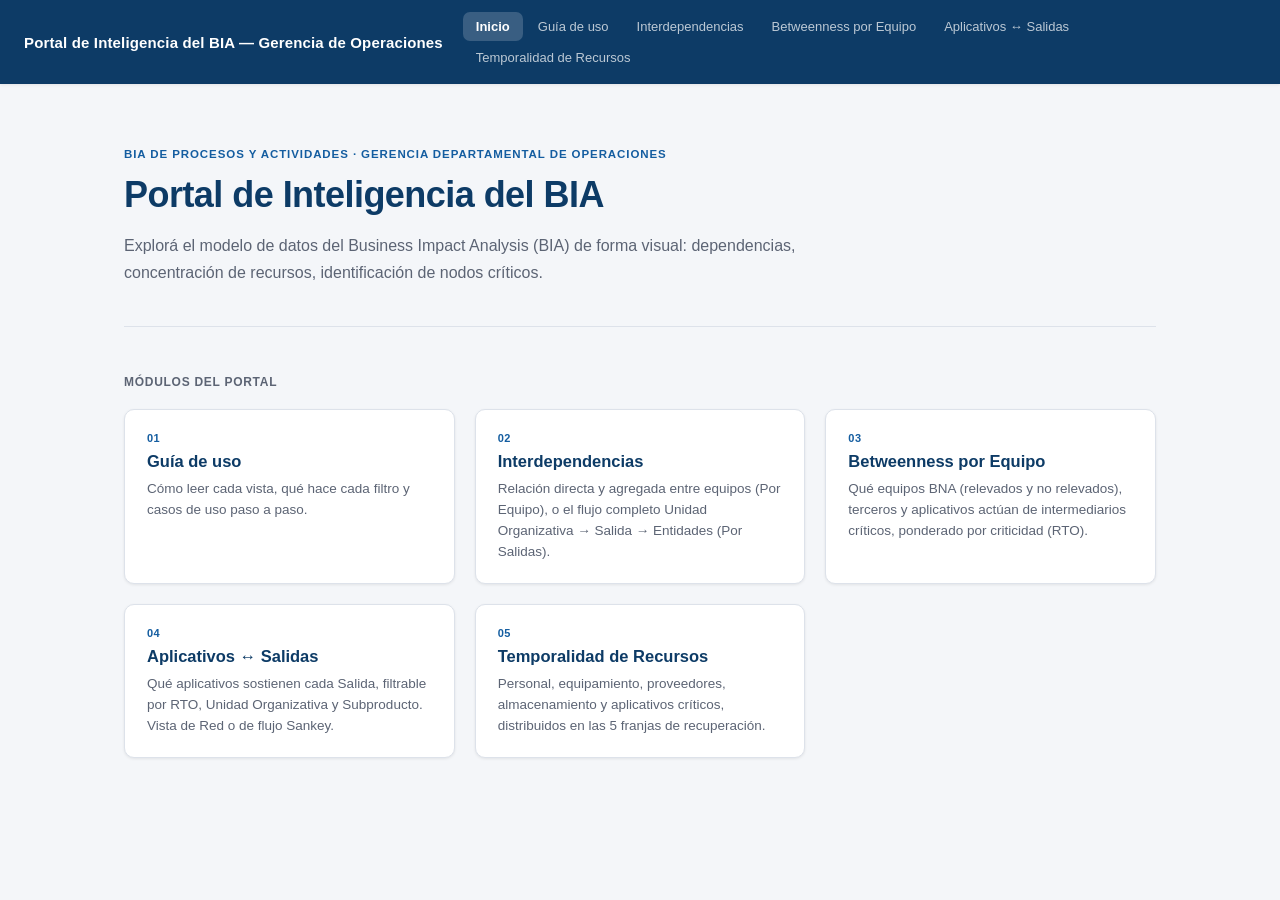
<file: index.html>
<!DOCTYPE html>
<html lang="es">
<head>
<meta charset="UTF-8">
<meta name="viewport" content="width=device-width, initial-scale=1.0">
<title>Portal de Inteligencia del BIA</title>
<link rel="stylesheet" href="css/base.css">
<link rel="stylesheet" href="css/layout.css">
<link rel="stylesheet" href="css/charts.css">
<style>
  /* ============================================================
     Landing page: hero + grilla de módulos. Paleta sobria (blancos,
     grises, azul institucional — ver css/base.css), jerarquía tipográfica
     explícita, espaciado generoso entre secciones, transiciones sutiles
     y grilla responsive (auto-fit, sin breakpoints fijos).
     ============================================================ */

  body { background: var(--color-bg); }

  .hero {
    max-width: 1080px; margin: 0 auto; padding: 64px 24px 40px;
  }
  .hero-eyebrow {
    font-size: 11.5px; font-weight: 700; text-transform: uppercase; letter-spacing: 0.08em;
    color: var(--color-primary-light); margin: 0 0 14px;
  }
  .hero h1 {
    font-size: clamp(26px, 4vw, 36px); font-weight: 700; letter-spacing: -0.015em;
    color: var(--color-primary); margin: 0 0 18px; line-height: 1.15;
  }
  .hero p.subtitle {
    font-size: 16px; font-weight: 400; line-height: 1.65; color: var(--color-text-muted);
    max-width: 680px; margin: 0;
  }

  .section-divider {
    max-width: 1080px; margin: 0 auto; padding: 0 24px;
  }
  .section-divider hr {
    border: none; border-top: 1px solid var(--color-border); margin: 0;
  }

  .modulos {
    max-width: 1080px; margin: 0 auto; padding: 48px 24px 88px;
  }
  .modulos-heading {
    font-size: 12px; font-weight: 700; text-transform: uppercase; letter-spacing: 0.06em;
    color: var(--color-text-muted); margin: 0 0 20px;
  }

  .tarjetas {
    display: grid;
    grid-template-columns: repeat(auto-fit, minmax(270px, 1fr));
    gap: 20px;
  }

  .tarjeta {
    background: var(--color-surface);
    border: 1px solid var(--color-border);
    border-radius: 10px;
    padding: 22px 22px 20px;
    text-decoration: none;
    color: var(--color-text);
    box-shadow: var(--shadow-sm);
    display: flex;
    flex-direction: column;
    gap: 8px;
    transition: box-shadow 0.18s ease, transform 0.18s ease, border-color 0.18s ease;
  }
  .tarjeta:hover {
    box-shadow: var(--shadow-md);
    transform: translateY(-3px);
    border-color: var(--color-primary-light);
  }
  .tarjeta .num {
    font-size: 11px; font-weight: 700; color: var(--color-primary-light);
    letter-spacing: 0.04em;
  }
  .tarjeta h2 {
    font-size: 16.5px; font-weight: 600; color: var(--color-primary); margin: 0;
  }
  .tarjeta p {
    font-size: 13.5px; line-height: 1.55; color: var(--color-text-muted); margin: 0;
  }

  @media (max-width: 560px) {
    .hero { padding: 40px 18px 28px; }
    .modulos { padding: 32px 18px 56px; }
  }
</style>
</head>
<body>

<header class="app-header">
  <h1>Portal de Inteligencia del BIA — Gerencia de Operaciones</h1>
  <nav>
    <a href="index.html" class="activo">Inicio</a>
    <a href="guia.html">Guía de uso</a>
    <a href="grafo-interdependencias.html">Interdependencias</a>
    <a href="betweenness.html">Betweenness por Equipo</a>
    <a href="grafo-aplicativos.html">Aplicativos ↔ Salidas</a>
    <a href="recursos-temporalidad.html">Temporalidad de Recursos</a>
  </nav>
</header>

<section class="hero">
  <p class="hero-eyebrow">BIA de Procesos y Actividades · Gerencia Departamental de Operaciones</p>
  <h1>Portal de Inteligencia del BIA</h1>
  <p class="subtitle">Explorá el modelo de datos del Business Impact Analysis (BIA) de forma visual: dependencias, concentración de recursos, identificación de nodos críticos.</p>
</section>

<div class="section-divider"><hr></div>

<section class="modulos">
  <p class="modulos-heading">Módulos del portal</p>
  <div class="tarjetas">
    <a class="tarjeta" href="guia.html">
      <span class="num">01</span>
      <h2>Guía de uso</h2>
      <p>Cómo leer cada vista, qué hace cada filtro y casos de uso paso a paso.</p>
    </a>

    <a class="tarjeta" href="grafo-interdependencias.html">
      <span class="num">02</span>
      <h2>Interdependencias</h2>
      <p>Relación directa y agregada entre equipos (Por Equipo), o el flujo completo Unidad Organizativa → Salida → Entidades (Por Salidas).</p>
    </a>

    <a class="tarjeta" href="betweenness.html">
      <span class="num">03</span>
      <h2>Betweenness por Equipo</h2>
      <p>Qué equipos BNA (relevados y no relevados), terceros y aplicativos actúan de intermediarios críticos, ponderado por criticidad (RTO).</p>
    </a>

    <a class="tarjeta" href="grafo-aplicativos.html">
      <span class="num">04</span>
      <h2>Aplicativos ↔ Salidas</h2>
      <p>Qué aplicativos sostienen cada Salida, filtrable por RTO, Unidad Organizativa y Subproducto. Vista de Red o de flujo Sankey.</p>
    </a>

    <a class="tarjeta" href="recursos-temporalidad.html">
      <span class="num">05</span>
      <h2>Temporalidad de Recursos</h2>
      <p>Personal, equipamiento, proveedores, almacenamiento y aplicativos críticos, distribuidos en las 5 franjas de recuperación.</p>
    </a>
  </div>
</section>

</body>
</html>
</file>
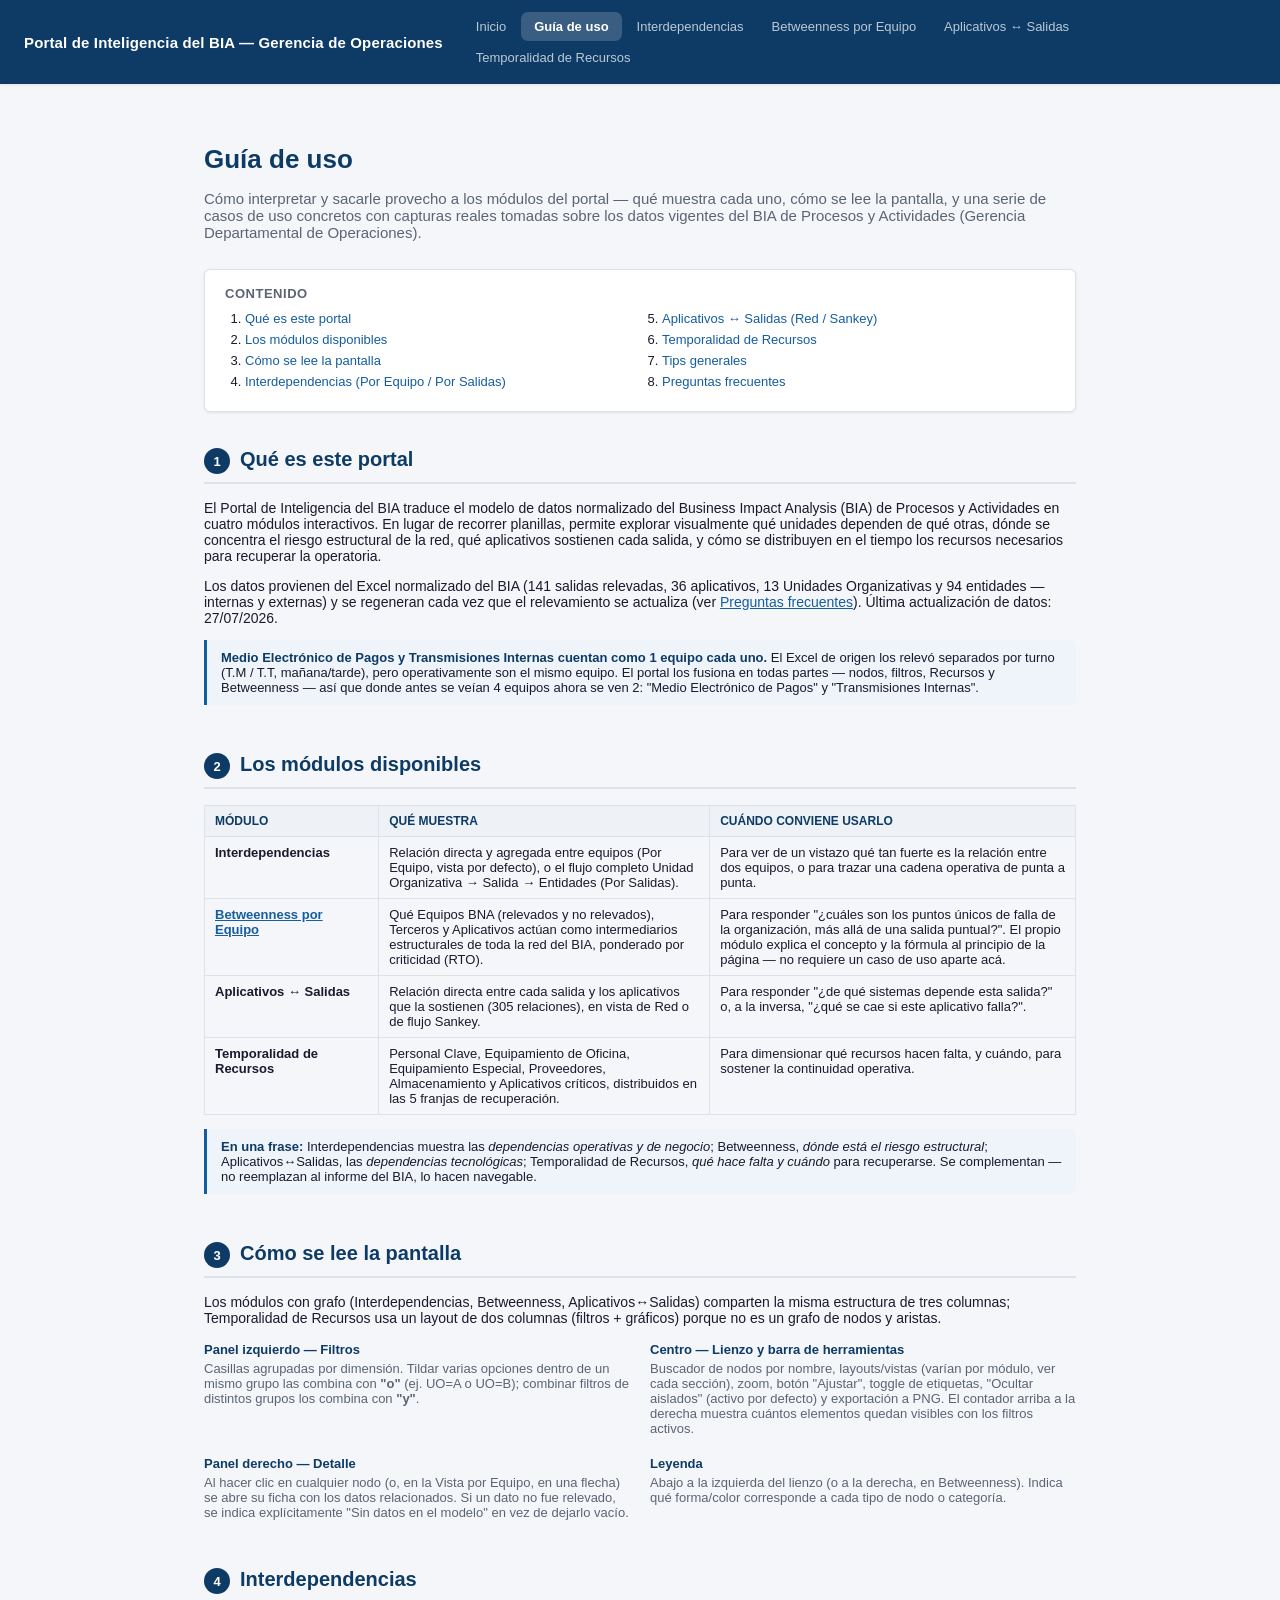
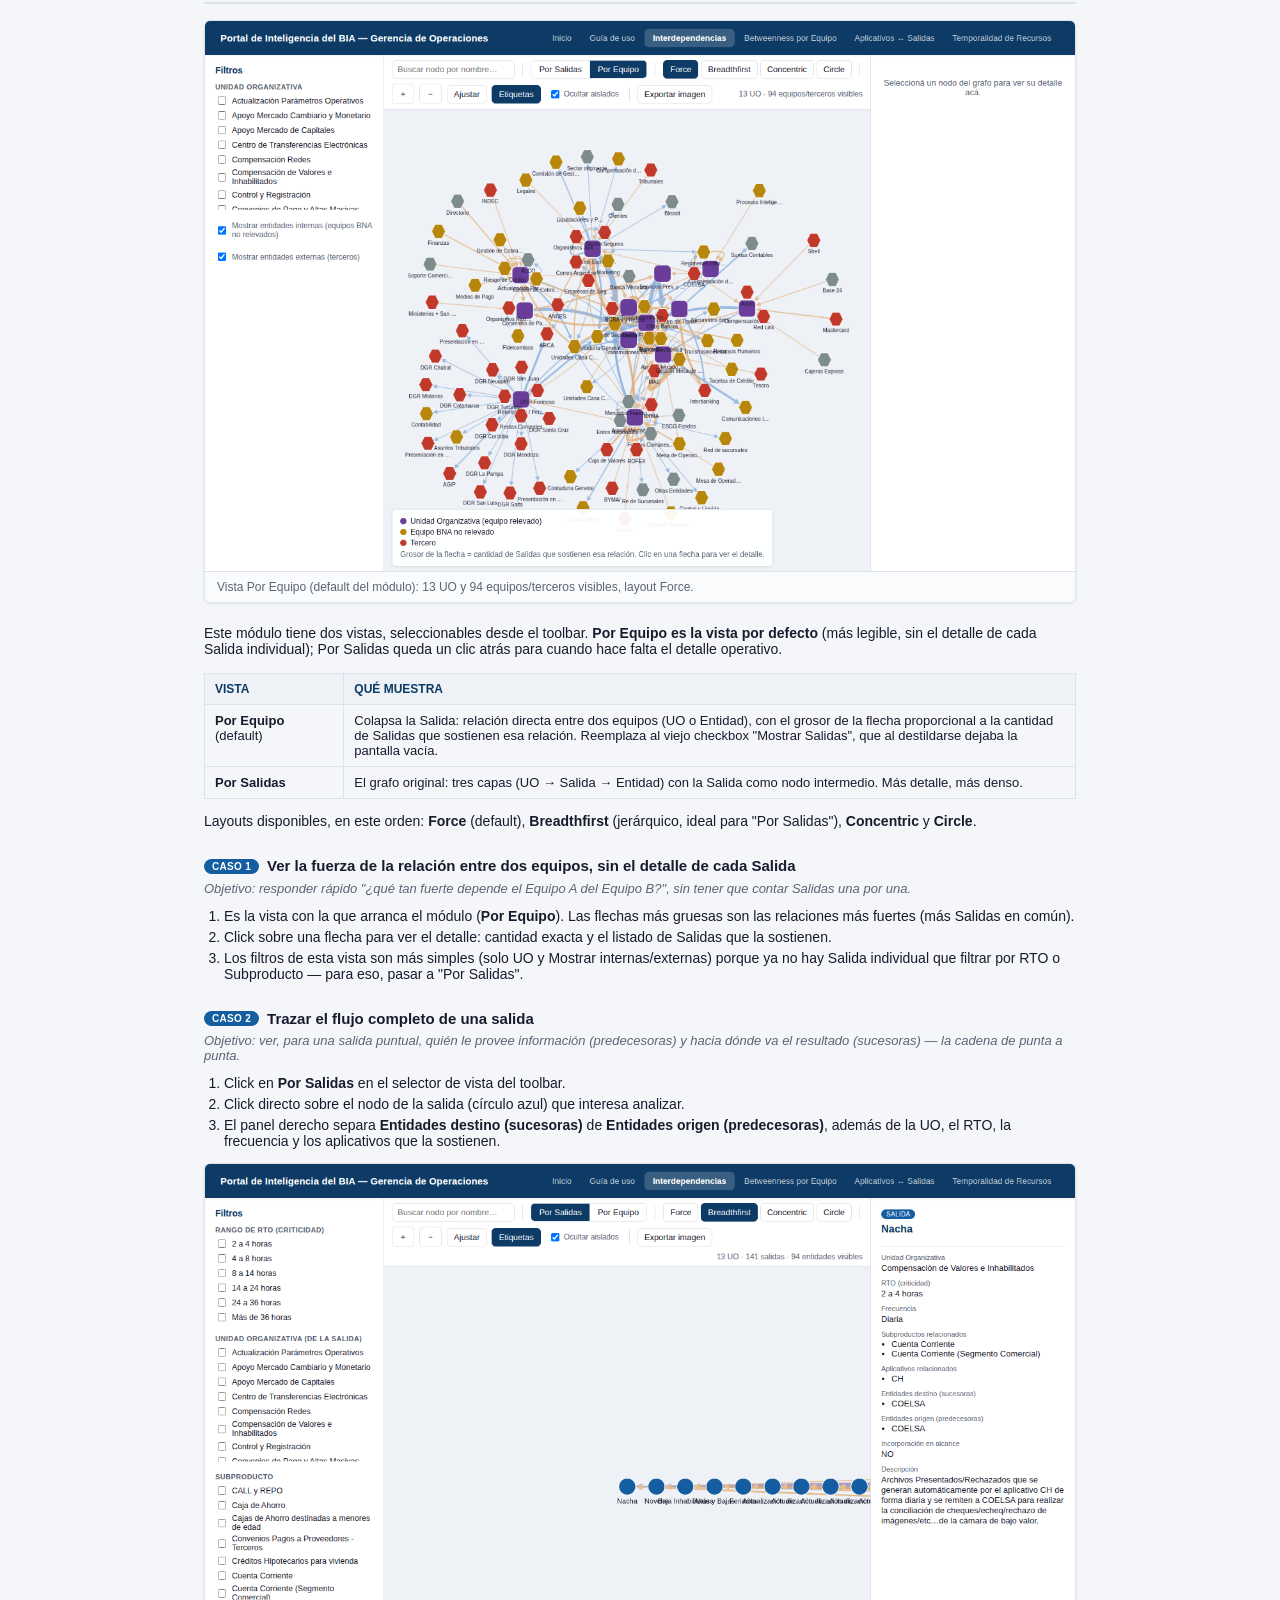
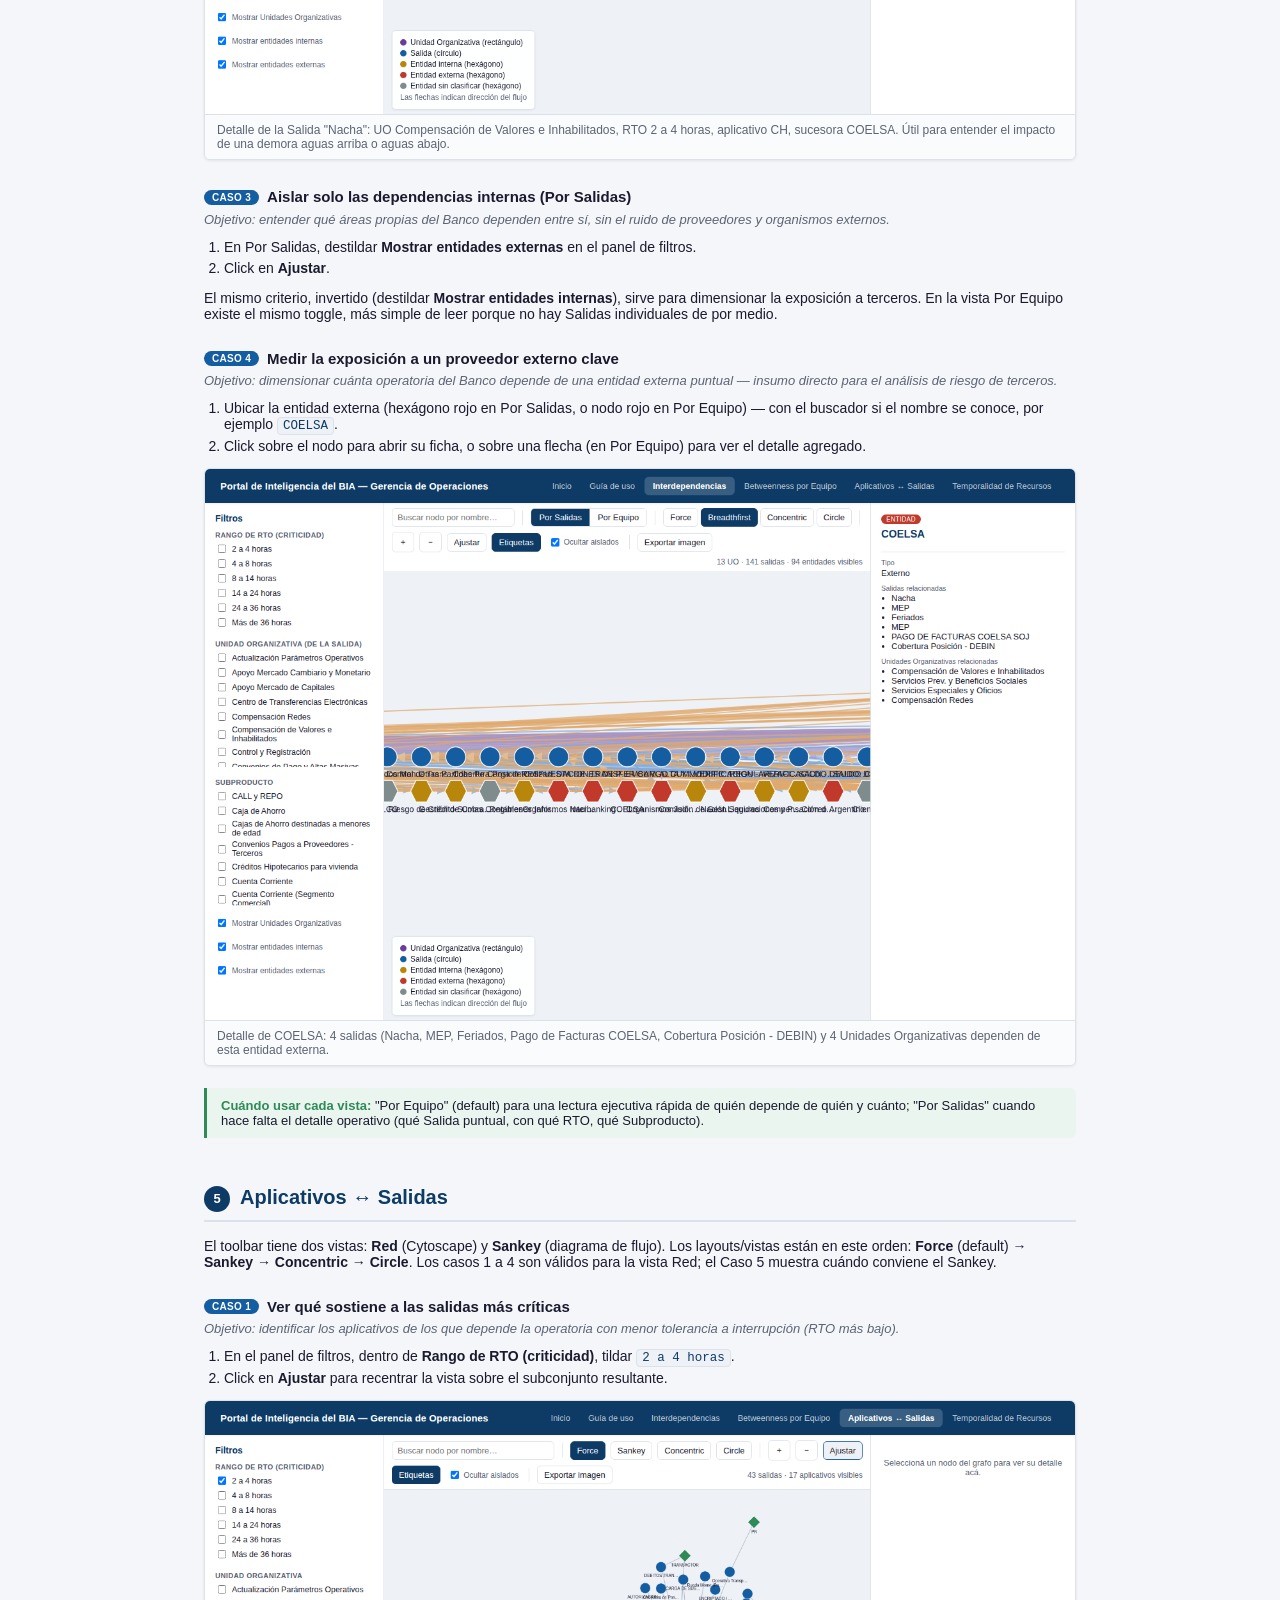
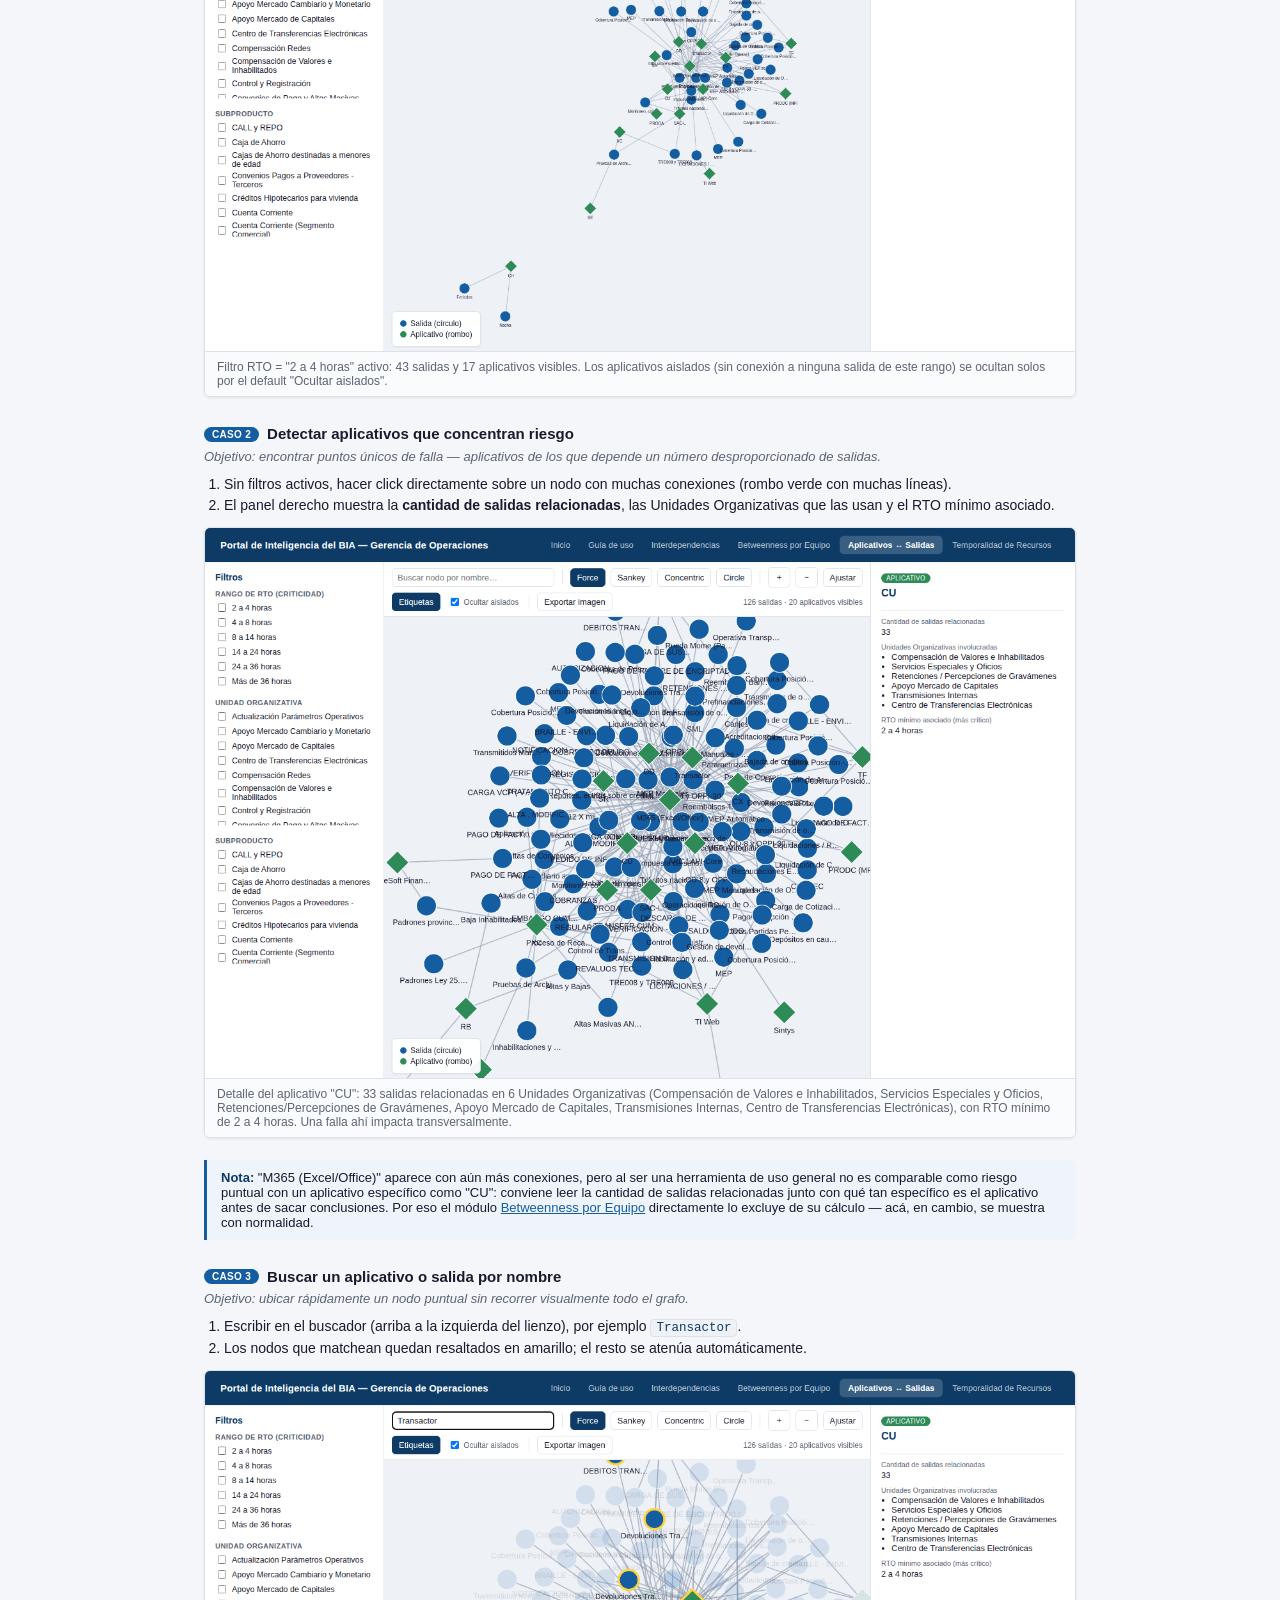
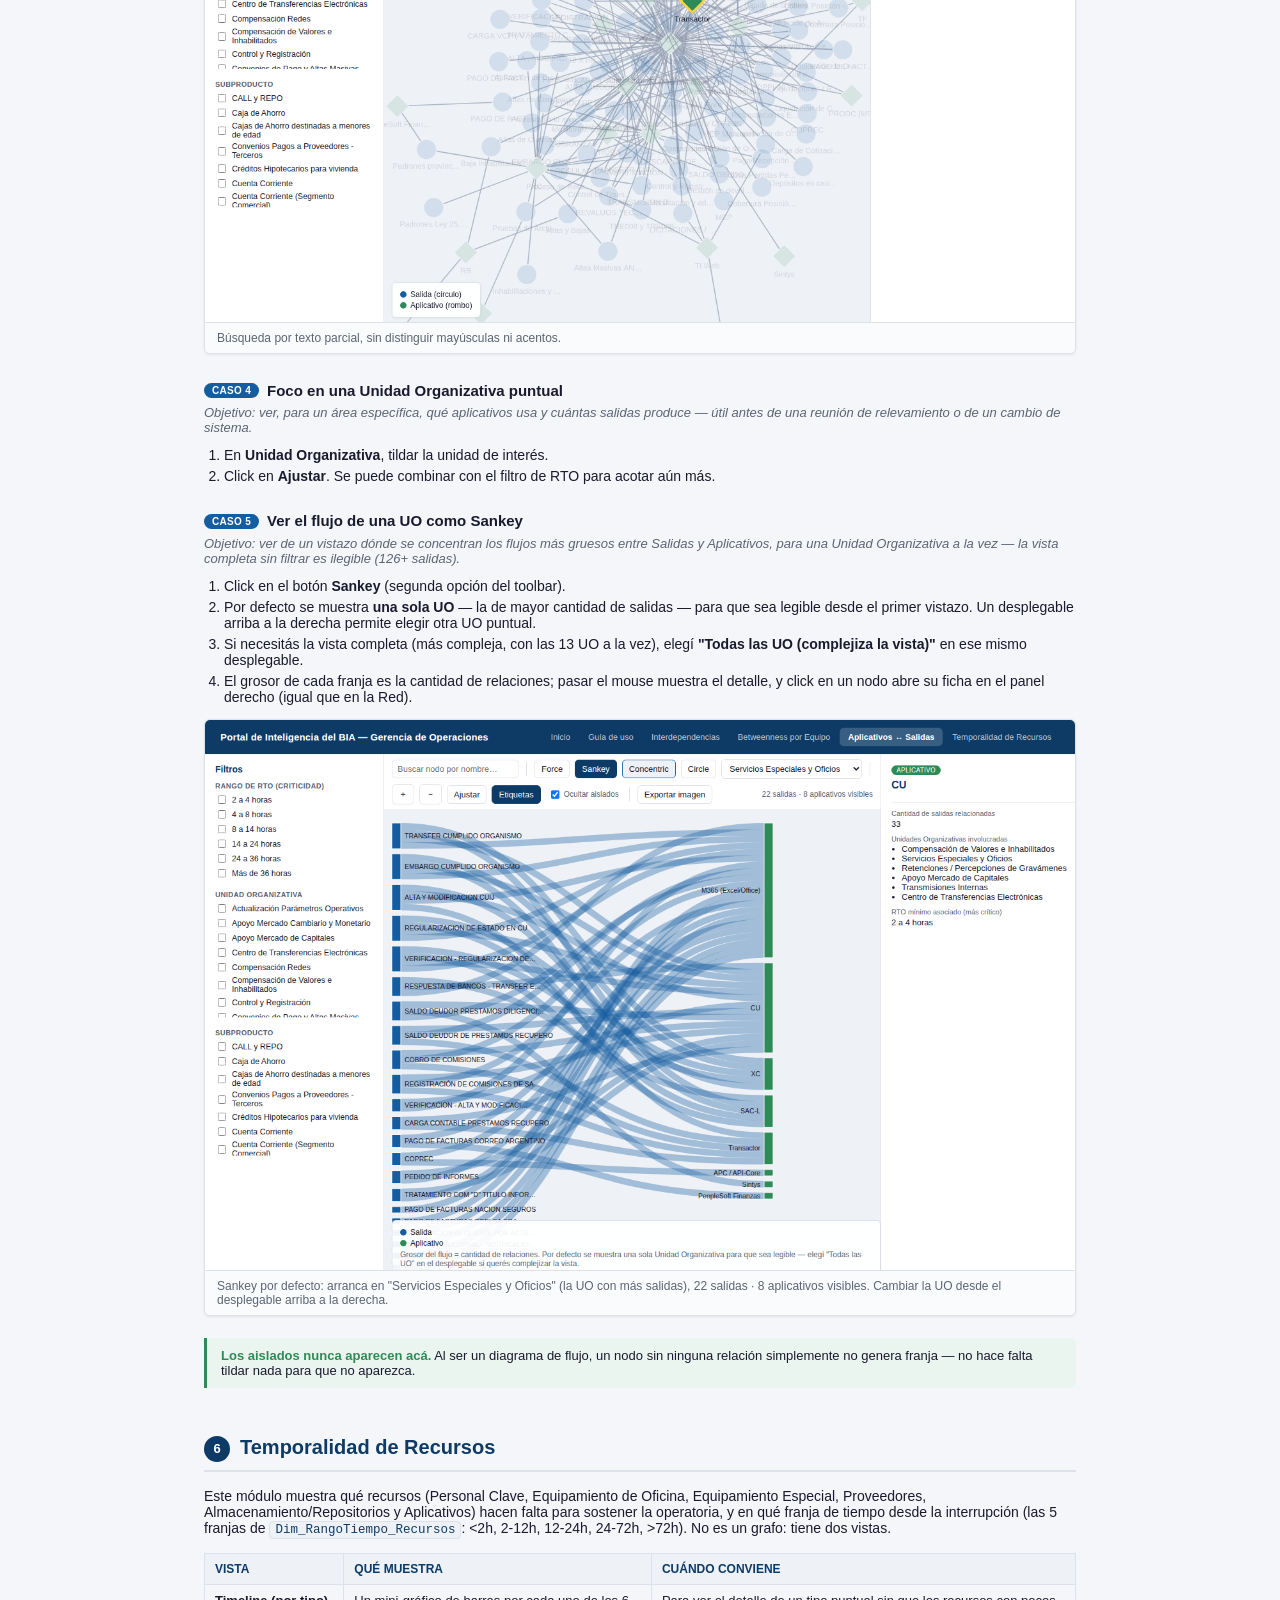
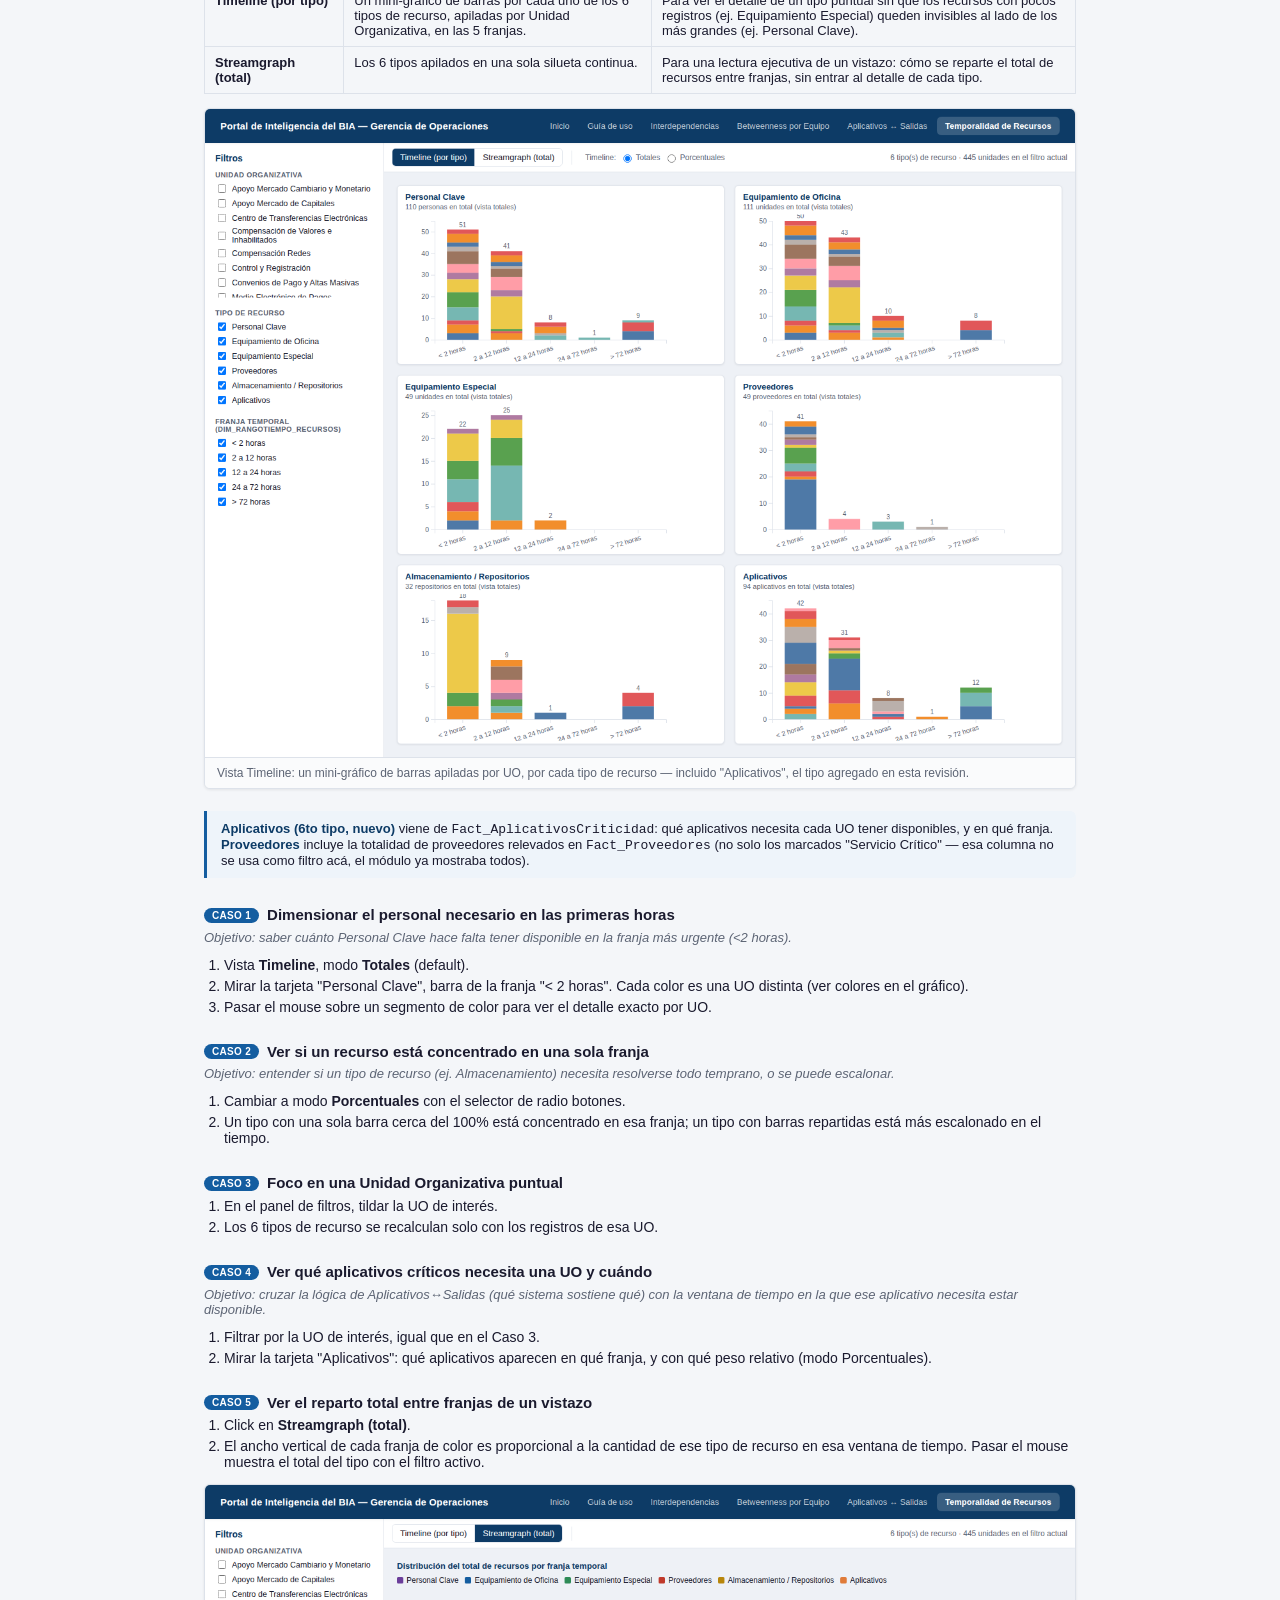
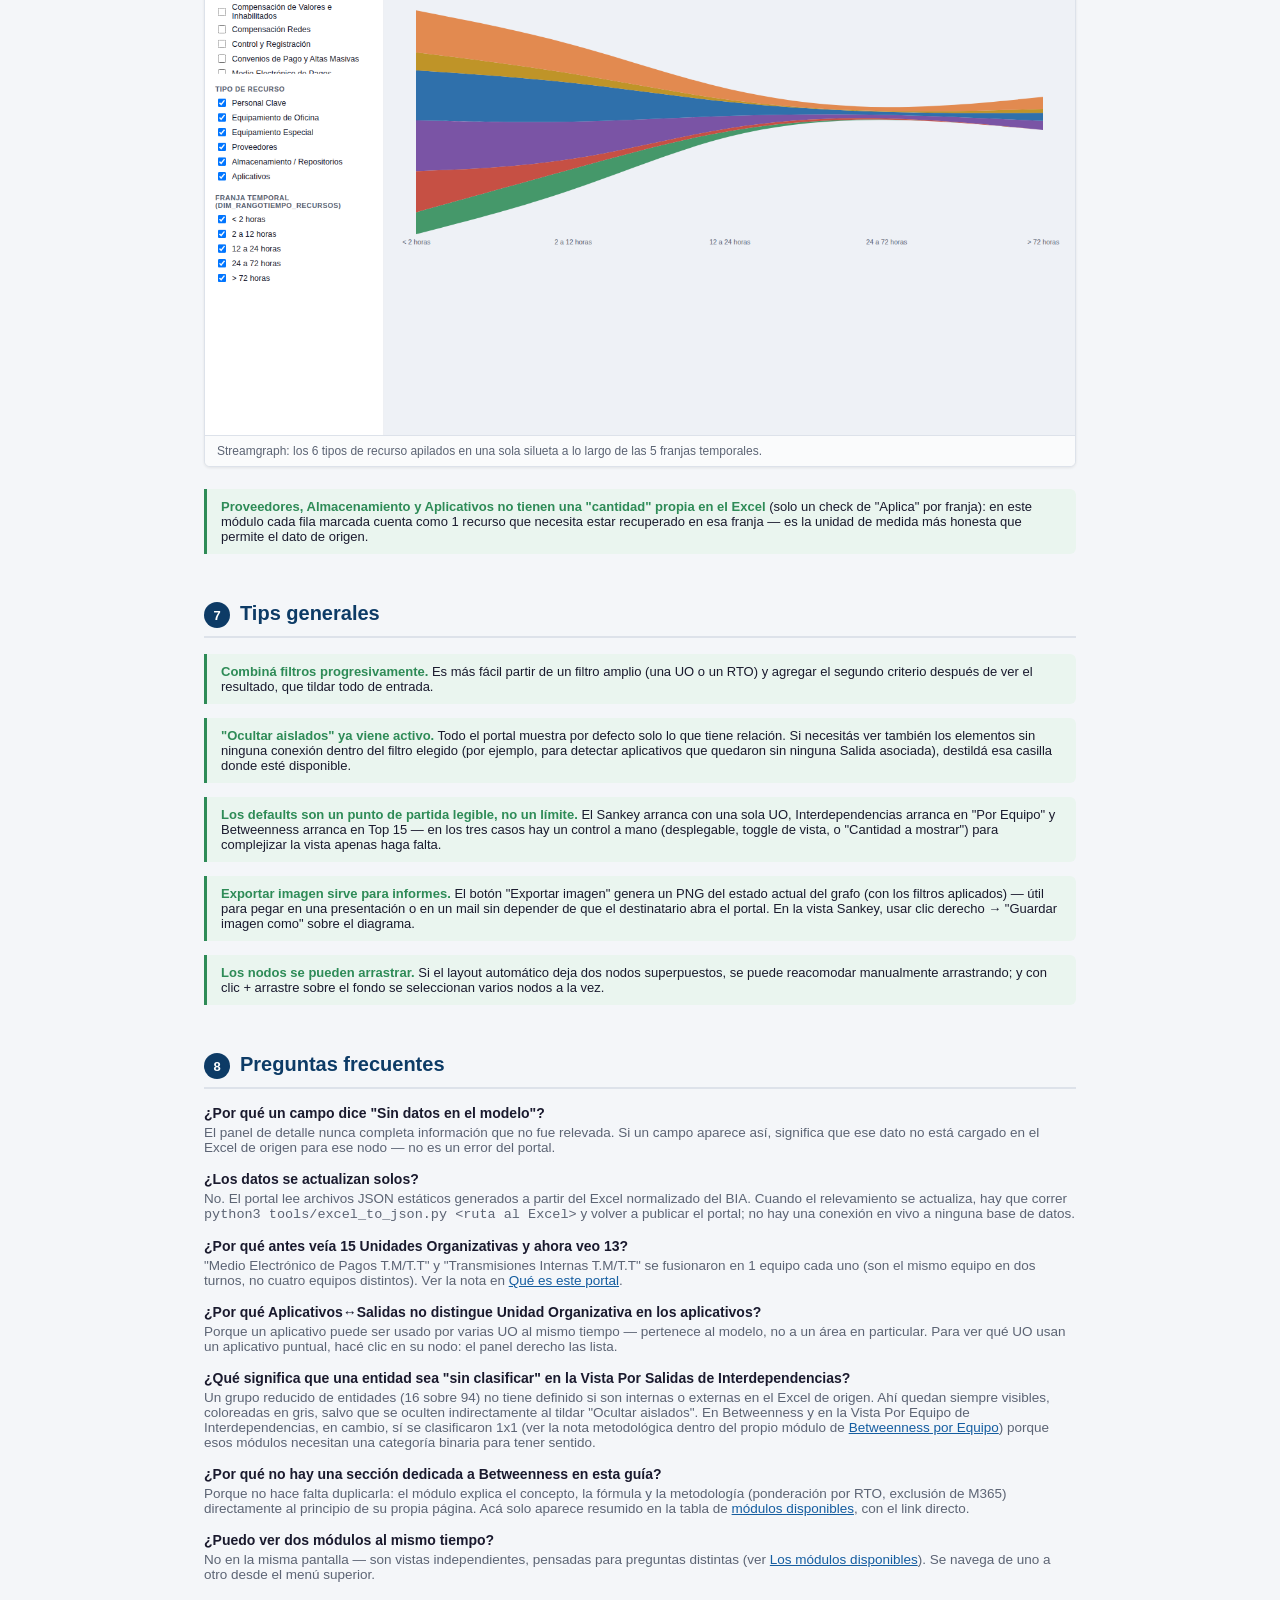
<file: guia.html>
<!DOCTYPE html>
<html lang="es">
<head>
<meta charset="UTF-8">
<meta name="viewport" content="width=device-width, initial-scale=1.0">
<title>Guía de uso — Portal de Inteligencia del BIA</title>
<link rel="stylesheet" href="css/base.css">
<link rel="stylesheet" href="css/layout.css">
<link rel="stylesheet" href="css/charts.css">
<style>
  .guia { max-width: 920px; margin: 0 auto; padding: 32px 24px 80px; }

  .guia p.lead { color: var(--color-text-muted); font-size: 15px; margin-bottom: 28px; }

  .toc {
    background: var(--color-surface); border: 1px solid var(--color-border);
    border-radius: var(--radius); padding: 16px 20px; margin-bottom: 36px;
    box-shadow: var(--shadow-sm);
  }
  .toc h2 { font-size: 13px; text-transform: uppercase; letter-spacing: .04em; color: var(--color-text-muted); margin-bottom: 10px; }
  .toc ol { margin: 0; padding-left: 20px; columns: 2; column-gap: 24px; }
  .toc li { font-size: 13px; margin-bottom: 6px; break-inside: avoid; }
  .toc a { text-decoration: none; }
  .toc a:hover { text-decoration: underline; }

  section.bloque { margin-bottom: 48px; }
  section.bloque > h2 {
    font-size: 20px; padding-bottom: 8px; margin-bottom: 16px;
    border-bottom: 2px solid var(--color-border);
  }
  section.bloque > h2 .num {
    display: inline-flex; align-items: center; justify-content: center;
    width: 26px; height: 26px; border-radius: 50%; background: var(--color-primary);
    color: #fff; font-size: 13px; margin-right: 10px; vertical-align: middle;
  }

  h3.caso { font-size: 15px; color: var(--color-text); margin: 28px 0 6px; }
  h3.caso .etiqueta {
    display: inline-block; font-size: 10px; text-transform: uppercase; letter-spacing: .03em;
    background: var(--color-primary-light); color: #fff; padding: 2px 8px; border-radius: 10px;
    margin-right: 8px; vertical-align: middle; position: relative; top: -1px;
  }
  p.objetivo { font-size: 13px; color: var(--color-text-muted); margin: 0 0 12px; font-style: italic; }

  ol.pasos { margin: 0 0 14px; padding-left: 20px; font-size: 14px; }
  ol.pasos li { margin-bottom: 5px; }
  ol.pasos code, p code, li code {
    background: #eef1f6; border: 1px solid var(--color-border); border-radius: 4px;
    padding: 1px 5px; font-size: 12.5px; font-family: Consolas, monospace; color: var(--color-primary);
  }

  figure.captura {
    margin: 14px 0 22px; border: 1px solid var(--color-border); border-radius: var(--radius);
    overflow: hidden; box-shadow: var(--shadow-sm); background: var(--color-surface);
  }
  figure.captura img { display: block; width: 100%; height: auto; }
  figure.captura figcaption {
    font-size: 12px; color: var(--color-text-muted); padding: 8px 12px;
    border-top: 1px solid var(--color-border); background: #fafbfc;
  }

  .callout {
    border-left: 3px solid var(--color-primary-light); background: #eef4fa;
    padding: 10px 14px; border-radius: 0 var(--radius) var(--radius) 0;
    font-size: 13px; margin: 14px 0;
  }
  .callout.tip { border-left-color: #2e8b57; background: #eaf5ef; }
  .callout.tip strong { color: #2e8b57; }
  .callout strong { color: var(--color-primary); }

  table.tabla-comparativa { width: 100%; border-collapse: collapse; font-size: 13px; margin: 16px 0 8px; }
  table.tabla-comparativa th, table.tabla-comparativa td {
    text-align: left; padding: 8px 10px; border: 1px solid var(--color-border); vertical-align: top;
  }
  table.tabla-comparativa th { background: #eef1f6; color: var(--color-primary); font-size: 12px; text-transform: uppercase; }

  .grid-interfaz { display: grid; grid-template-columns: 1fr 1fr; gap: 20px; margin: 16px 0; }
  .grid-interfaz .item h4 { font-size: 13px; margin-bottom: 4px; color: var(--color-primary); }
  .grid-interfaz .item p { font-size: 13px; margin: 0; color: var(--color-text-muted); }

  .faq dt { font-weight: 600; font-size: 14px; margin-top: 16px; color: var(--color-text); }
  .faq dd { margin: 4px 0 0; font-size: 13.5px; color: var(--color-text-muted); }

  .badge-dot { display: inline-block; width: 9px; height: 9px; border-radius: 50%; margin-right: 6px; vertical-align: middle; }
</style>
</head>
<body>

<header class="app-header">
  <h1>Portal de Inteligencia del BIA — Gerencia de Operaciones</h1>
  <nav>
    <a href="index.html">Inicio</a>
    <a href="guia.html" class="activo">Guía de uso</a>
    <a href="grafo-interdependencias.html">Interdependencias</a>
    <a href="betweenness.html">Betweenness por Equipo</a>
    <a href="grafo-aplicativos.html">Aplicativos ↔ Salidas</a>
    <a href="recursos-temporalidad.html">Temporalidad de Recursos</a>
  </nav>
</header>

<div class="guia">

  <h1 style="font-size:26px; margin-top:28px;">Guía de uso</h1>
  <p class="lead">
    Cómo interpretar y sacarle provecho a los módulos del portal — qué muestra cada uno,
    cómo se lee la pantalla, y una serie de casos de uso concretos con capturas reales tomadas
    sobre los datos vigentes del BIA de Procesos y Actividades (Gerencia Departamental de Operaciones).
  </p>

  <nav class="toc">
    <h2>Contenido</h2>
    <ol>
      <li><a href="#que-es">Qué es este portal</a></li>
      <li><a href="#dos-grafos">Los módulos disponibles</a></li>
      <li><a href="#interfaz">Cómo se lee la pantalla</a></li>
      <li><a href="#grafo2">Interdependencias (Por Equipo / Por Salidas)</a></li>
      <li><a href="#grafo1">Aplicativos ↔ Salidas (Red / Sankey)</a></li>
      <li><a href="#recursos">Temporalidad de Recursos</a></li>
      <li><a href="#tips">Tips generales</a></li>
      <li><a href="#faq">Preguntas frecuentes</a></li>
    </ol>
  </nav>

  <!-- ============================================================ -->
  <section class="bloque" id="que-es">
    <h2><span class="num">1</span>Qué es este portal</h2>
    <p>
      El Portal de Inteligencia del BIA traduce el modelo de datos normalizado del Business Impact
      Analysis (BIA) de Procesos y Actividades en cuatro módulos interactivos. En lugar de recorrer
      planillas, permite explorar visualmente qué unidades dependen de qué otras, dónde se concentra
      el riesgo estructural de la red, qué aplicativos sostienen cada salida, y cómo se distribuyen
      en el tiempo los recursos necesarios para recuperar la operatoria.
    </p>
    <p>
      Los datos provienen del Excel normalizado del BIA (141 salidas relevadas, 36 aplicativos,
      13 Unidades Organizativas y 94 entidades — internas y externas) y se regeneran cada vez que
      el relevamiento se actualiza (ver <a href="#faq">Preguntas frecuentes</a>). Última actualización
      de datos: 27/07/2026.
    </p>
    <div class="callout">
      <strong>Medio Electrónico de Pagos y Transmisiones Internas cuentan como 1 equipo cada uno.</strong>
      El Excel de origen los relevó separados por turno (T.M / T.T, mañana/tarde), pero operativamente
      son el mismo equipo. El portal los fusiona en todas partes — nodos, filtros, Recursos y
      Betweenness — así que donde antes se veían 4 equipos ahora se ven 2: "Medio Electrónico de
      Pagos" y "Transmisiones Internas".
    </div>
  </section>

  <!-- ============================================================ -->
  <section class="bloque" id="dos-grafos">
    <h2><span class="num">2</span>Los módulos disponibles</h2>
    <table class="tabla-comparativa">
      <tr>
        <th style="width:20%">Módulo</th>
        <th style="width:38%">Qué muestra</th>
        <th>Cuándo conviene usarlo</th>
      </tr>
      <tr>
        <td><strong>Interdependencias</strong></td>
        <td>Relación directa y agregada entre equipos (Por Equipo, vista por defecto), o el flujo completo Unidad Organizativa → Salida → Entidades (Por Salidas).</td>
        <td>Para ver de un vistazo qué tan fuerte es la relación entre dos equipos, o para trazar una cadena operativa de punta a punta.</td>
      </tr>
      <tr>
        <td><strong><a href="betweenness.html">Betweenness por Equipo</a></strong></td>
        <td>Qué Equipos BNA (relevados y no relevados), Terceros y Aplicativos actúan como intermediarios estructurales de toda la red del BIA, ponderado por criticidad (RTO).</td>
        <td>Para responder "¿cuáles son los puntos únicos de falla de la organización, más allá de una salida puntual?". El propio módulo explica el concepto y la fórmula al principio de la página — no requiere un caso de uso aparte acá.</td>
      </tr>
      <tr>
        <td><strong>Aplicativos ↔ Salidas</strong></td>
        <td>Relación directa entre cada salida y los aplicativos que la sostienen (305 relaciones), en vista de Red o de flujo Sankey.</td>
        <td>Para responder "¿de qué sistemas depende esta salida?" o, a la inversa, "¿qué se cae si este aplicativo falla?".</td>
      </tr>
      <tr>
        <td><strong>Temporalidad de Recursos</strong></td>
        <td>Personal Clave, Equipamiento de Oficina, Equipamiento Especial, Proveedores, Almacenamiento y Aplicativos críticos, distribuidos en las 5 franjas de recuperación.</td>
        <td>Para dimensionar qué recursos hacen falta, y cuándo, para sostener la continuidad operativa.</td>
      </tr>
    </table>
    <div class="callout">
      <strong>En una frase:</strong> Interdependencias muestra las <em>dependencias operativas y de
      negocio</em>; Betweenness, <em>dónde está el riesgo estructural</em>; Aplicativos↔Salidas, las
      <em>dependencias tecnológicas</em>; Temporalidad de Recursos, <em>qué hace falta y cuándo</em>
      para recuperarse. Se complementan — no reemplazan al informe del BIA, lo hacen navegable.
    </div>
  </section>

  <!-- ============================================================ -->
  <section class="bloque" id="interfaz">
    <h2><span class="num">3</span>Cómo se lee la pantalla</h2>
    <p>Los módulos con grafo (Interdependencias, Betweenness, Aplicativos↔Salidas) comparten la misma estructura de tres columnas; Temporalidad de Recursos usa un layout de dos columnas (filtros + gráficos) porque no es un grafo de nodos y aristas.</p>
    <div class="grid-interfaz">
      <div class="item">
        <h4>Panel izquierdo — Filtros</h4>
        <p>Casillas agrupadas por dimensión. Tildar varias opciones dentro de un mismo grupo las combina con <strong>"o"</strong> (ej. UO=A o UO=B); combinar filtros de distintos grupos los combina con <strong>"y"</strong>.</p>
      </div>
      <div class="item">
        <h4>Centro — Lienzo y barra de herramientas</h4>
        <p>Buscador de nodos por nombre, layouts/vistas (varían por módulo, ver cada sección), zoom, botón "Ajustar", toggle de etiquetas, "Ocultar aislados" (activo por defecto) y exportación a PNG. El contador arriba a la derecha muestra cuántos elementos quedan visibles con los filtros activos.</p>
      </div>
      <div class="item">
        <h4>Panel derecho — Detalle</h4>
        <p>Al hacer clic en cualquier nodo (o, en la Vista por Equipo, en una flecha) se abre su ficha con los datos relacionados. Si un dato no fue relevado, se indica explícitamente "Sin datos en el modelo" en vez de dejarlo vacío.</p>
      </div>
      <div class="item">
        <h4>Leyenda</h4>
        <p>Abajo a la izquierda del lienzo (o a la derecha, en Betweenness). Indica qué forma/color corresponde a cada tipo de nodo o categoría.</p>
      </div>
    </div>
  </section>

  <!-- ============================================================ -->
  <section class="bloque" id="grafo2">
    <h2><span class="num">4</span>Interdependencias</h2>

    <figure class="captura">
      <img src="assets/guia/g2-por-equipo.png" alt="Vista Por Equipo de Interdependencias, mostrando 13 UO y 94 equipos/terceros conectados por el grosor de la relación">
      <figcaption>Vista Por Equipo (default del módulo): 13 UO y 94 equipos/terceros visibles, layout Force.</figcaption>
    </figure>
    <p>
      Este módulo tiene dos vistas, seleccionables desde el toolbar. <strong>Por Equipo es la vista por
      defecto</strong> (más legible, sin el detalle de cada Salida individual); Por Salidas queda un clic
      atrás para cuando hace falta el detalle operativo.
    </p>
    <table class="tabla-comparativa">
      <tr><th style="width:16%">Vista</th><th>Qué muestra</th></tr>
      <tr><td><strong>Por Equipo</strong> (default)</td><td>Colapsa la Salida: relación directa entre dos equipos (UO o Entidad), con el grosor de la flecha proporcional a la cantidad de Salidas que sostienen esa relación. Reemplaza al viejo checkbox "Mostrar Salidas", que al destildarse dejaba la pantalla vacía.</td></tr>
      <tr><td><strong>Por Salidas</strong></td><td>El grafo original: tres capas (UO → Salida → Entidad) con la Salida como nodo intermedio. Más detalle, más denso.</td></tr>
    </table>
    <p>Layouts disponibles, en este orden: <strong>Force</strong> (default), <strong>Breadthfirst</strong> (jerárquico, ideal para "Por Salidas"), <strong>Concentric</strong> y <strong>Circle</strong>.</p>

    <h3 class="caso"><span class="etiqueta">Caso 1</span>Ver la fuerza de la relación entre dos equipos, sin el detalle de cada Salida</h3>
    <p class="objetivo">Objetivo: responder rápido "¿qué tan fuerte depende el Equipo A del Equipo B?", sin tener que contar Salidas una por una.</p>
    <ol class="pasos">
      <li>Es la vista con la que arranca el módulo (<strong>Por Equipo</strong>). Las flechas más gruesas son las relaciones más fuertes (más Salidas en común).</li>
      <li>Click sobre una flecha para ver el detalle: cantidad exacta y el listado de Salidas que la sostienen.</li>
      <li>Los filtros de esta vista son más simples (solo UO y Mostrar internas/externas) porque ya no hay Salida individual que filtrar por RTO o Subproducto — para eso, pasar a "Por Salidas".</li>
    </ol>

    <h3 class="caso"><span class="etiqueta">Caso 2</span>Trazar el flujo completo de una salida</h3>
    <p class="objetivo">Objetivo: ver, para una salida puntual, quién le provee información (predecesoras) y hacia dónde va el resultado (sucesoras) — la cadena de punta a punta.</p>
    <ol class="pasos">
      <li>Click en <strong>Por Salidas</strong> en el selector de vista del toolbar.</li>
      <li>Click directo sobre el nodo de la salida (círculo azul) que interesa analizar.</li>
      <li>El panel derecho separa <strong>Entidades destino (sucesoras)</strong> de <strong>Entidades origen (predecesoras)</strong>, además de la UO, el RTO, la frecuencia y los aplicativos que la sostienen.</li>
    </ol>
    <figure class="captura">
      <img src="assets/guia/g2-detalle-salida.png" alt="Panel de detalle de la salida Nacha, con su UO, RTO, subproductos, aplicativos y entidades relacionadas">
      <figcaption>Detalle de la Salida "Nacha": UO Compensación de Valores e Inhabilitados, RTO 2 a 4 horas, aplicativo CH, sucesora COELSA. Útil para entender el impacto de una demora aguas arriba o aguas abajo.</figcaption>
    </figure>

    <h3 class="caso"><span class="etiqueta">Caso 3</span>Aislar solo las dependencias internas (Por Salidas)</h3>
    <p class="objetivo">Objetivo: entender qué áreas propias del Banco dependen entre sí, sin el ruido de proveedores y organismos externos.</p>
    <ol class="pasos">
      <li>En Por Salidas, destildar <strong>Mostrar entidades externas</strong> en el panel de filtros.</li>
      <li>Click en <strong>Ajustar</strong>.</li>
    </ol>
    <p>El mismo criterio, invertido (destildar <strong>Mostrar entidades internas</strong>), sirve para dimensionar la exposición a terceros. En la vista Por Equipo existe el mismo toggle, más simple de leer porque no hay Salidas individuales de por medio.</p>

    <h3 class="caso"><span class="etiqueta">Caso 4</span>Medir la exposición a un proveedor externo clave</h3>
    <p class="objetivo">Objetivo: dimensionar cuánta operatoria del Banco depende de una entidad externa puntual — insumo directo para el análisis de riesgo de terceros.</p>
    <ol class="pasos">
      <li>Ubicar la entidad externa (hexágono rojo en Por Salidas, o nodo rojo en Por Equipo) — con el buscador si el nombre se conoce, por ejemplo <code>COELSA</code>.</li>
      <li>Click sobre el nodo para abrir su ficha, o sobre una flecha (en Por Equipo) para ver el detalle agregado.</li>
    </ol>
    <figure class="captura">
      <img src="assets/guia/g2-detalle-entidad.png" alt="Panel de detalle de la entidad externa COELSA, con las salidas y Unidades Organizativas relacionadas">
      <figcaption>Detalle de COELSA: 4 salidas (Nacha, MEP, Feriados, Pago de Facturas COELSA, Cobertura Posición - DEBIN) y 4 Unidades Organizativas dependen de esta entidad externa.</figcaption>
    </figure>
    <div class="callout tip"><strong>Cuándo usar cada vista:</strong> "Por Equipo" (default) para una lectura ejecutiva rápida de quién depende de quién y cuánto; "Por Salidas" cuando hace falta el detalle operativo (qué Salida puntual, con qué RTO, qué Subproducto).</div>
  </section>

  <!-- ============================================================ -->
  <section class="bloque" id="grafo1">
    <h2><span class="num">5</span>Aplicativos ↔ Salidas</h2>

    <p>
      El toolbar tiene dos vistas: <strong>Red</strong> (Cytoscape) y <strong>Sankey</strong> (diagrama de
      flujo). Los layouts/vistas están en este orden: <strong>Force</strong> (default) → <strong>Sankey</strong> → <strong>Concentric</strong> → <strong>Circle</strong>.
      Los casos 1 a 4 son válidos para la vista Red; el Caso 5 muestra cuándo conviene el Sankey.
    </p>

    <h3 class="caso"><span class="etiqueta">Caso 1</span>Ver qué sostiene a las salidas más críticas</h3>
    <p class="objetivo">Objetivo: identificar los aplicativos de los que depende la operatoria con menor tolerancia a interrupción (RTO más bajo).</p>
    <ol class="pasos">
      <li>En el panel de filtros, dentro de <strong>Rango de RTO (criticidad)</strong>, tildar <code>2 a 4 horas</code>.</li>
      <li>Click en <strong>Ajustar</strong> para recentrar la vista sobre el subconjunto resultante.</li>
    </ol>
    <figure class="captura">
      <img src="assets/guia/g1-filtro-rto.png" alt="Grafo filtrado por RTO 2 a 4 horas, mostrando 43 salidas y 17 aplicativos">
      <figcaption>Filtro RTO = "2 a 4 horas" activo: 43 salidas y 17 aplicativos visibles. Los aplicativos aislados (sin conexión a ninguna salida de este rango) se ocultan solos por el default "Ocultar aislados".</figcaption>
    </figure>

    <h3 class="caso"><span class="etiqueta">Caso 2</span>Detectar aplicativos que concentran riesgo</h3>
    <p class="objetivo">Objetivo: encontrar puntos únicos de falla — aplicativos de los que depende un número desproporcionado de salidas.</p>
    <ol class="pasos">
      <li>Sin filtros activos, hacer click directamente sobre un nodo con muchas conexiones (rombo verde con muchas líneas).</li>
      <li>El panel derecho muestra la <strong>cantidad de salidas relacionadas</strong>, las Unidades Organizativas que las usan y el RTO mínimo asociado.</li>
    </ol>
    <figure class="captura">
      <img src="assets/guia/g1-detalle-aplicativo.png" alt="Panel de detalle del aplicativo CU, mostrando 33 salidas relacionadas en 6 Unidades Organizativas distintas">
      <figcaption>Detalle del aplicativo "CU": 33 salidas relacionadas en 6 Unidades Organizativas (Compensación de Valores e Inhabilitados, Servicios Especiales y Oficios, Retenciones/Percepciones de Gravámenes, Apoyo Mercado de Capitales, Transmisiones Internas, Centro de Transferencias Electrónicas), con RTO mínimo de 2 a 4 horas. Una falla ahí impacta transversalmente.</figcaption>
    </figure>
    <div class="callout">
      <strong>Nota:</strong> "M365 (Excel/Office)" aparece con aún más conexiones, pero al ser una
      herramienta de uso general no es comparable como riesgo puntual con un aplicativo específico
      como "CU": conviene leer la cantidad de salidas relacionadas junto con qué tan específico es
      el aplicativo antes de sacar conclusiones. Por eso el módulo <a href="betweenness.html">Betweenness por Equipo</a>
      directamente lo excluye de su cálculo — acá, en cambio, se muestra con normalidad.
    </div>

    <h3 class="caso"><span class="etiqueta">Caso 3</span>Buscar un aplicativo o salida por nombre</h3>
    <p class="objetivo">Objetivo: ubicar rápidamente un nodo puntual sin recorrer visualmente todo el grafo.</p>
    <ol class="pasos">
      <li>Escribir en el buscador (arriba a la izquierda del lienzo), por ejemplo <code>Transactor</code>.</li>
      <li>Los nodos que matchean quedan resaltados en amarillo; el resto se atenúa automáticamente.</li>
    </ol>
    <figure class="captura">
      <img src="assets/guia/g1-busqueda.png" alt="Resultado de buscar 'Transactor' en el grafo, con el nodo resaltado en amarillo">
      <figcaption>Búsqueda por texto parcial, sin distinguir mayúsculas ni acentos.</figcaption>
    </figure>

    <h3 class="caso"><span class="etiqueta">Caso 4</span>Foco en una Unidad Organizativa puntual</h3>
    <p class="objetivo">Objetivo: ver, para un área específica, qué aplicativos usa y cuántas salidas produce — útil antes de una reunión de relevamiento o de un cambio de sistema.</p>
    <ol class="pasos">
      <li>En <strong>Unidad Organizativa</strong>, tildar la unidad de interés.</li>
      <li>Click en <strong>Ajustar</strong>. Se puede combinar con el filtro de RTO para acotar aún más.</li>
    </ol>

    <h3 class="caso"><span class="etiqueta">Caso 5</span>Ver el flujo de una UO como Sankey</h3>
    <p class="objetivo">Objetivo: ver de un vistazo dónde se concentran los flujos más gruesos entre Salidas y Aplicativos, para una Unidad Organizativa a la vez — la vista completa sin filtrar es ilegible (126+ salidas).</p>
    <ol class="pasos">
      <li>Click en el botón <strong>Sankey</strong> (segunda opción del toolbar).</li>
      <li>Por defecto se muestra <strong>una sola UO</strong> — la de mayor cantidad de salidas — para que sea legible desde el primer vistazo. Un desplegable arriba a la derecha permite elegir otra UO puntual.</li>
      <li>Si necesitás la vista completa (más compleja, con las 13 UO a la vez), elegí <strong>"Todas las UO (complejiza la vista)"</strong> en ese mismo desplegable.</li>
      <li>El grosor de cada franja es la cantidad de relaciones; pasar el mouse muestra el detalle, y click en un nodo abre su ficha en el panel derecho (igual que en la Red).</li>
    </ol>
    <figure class="captura">
      <img src="assets/guia/g1-sankey-default.png" alt="Vista Sankey por defecto, mostrando la UO Servicios Especiales y Oficios con 22 salidas y 8 aplicativos">
      <figcaption>Sankey por defecto: arranca en "Servicios Especiales y Oficios" (la UO con más salidas), 22 salidas · 8 aplicativos visibles. Cambiar la UO desde el desplegable arriba a la derecha.</figcaption>
    </figure>
    <div class="callout tip"><strong>Los aislados nunca aparecen acá.</strong> Al ser un diagrama de flujo, un nodo sin ninguna relación simplemente no genera franja — no hace falta tildar nada para que no aparezca.</div>
  </section>

  <!-- ============================================================ -->
  <section class="bloque" id="recursos">
    <h2><span class="num">6</span>Temporalidad de Recursos</h2>
    <p>
      Este módulo muestra qué recursos (Personal Clave, Equipamiento de Oficina, Equipamiento Especial,
      Proveedores, Almacenamiento/Repositorios y Aplicativos) hacen falta para sostener
      la operatoria, y en qué franja de tiempo desde la interrupción (las 5 franjas de
      <code>Dim_RangoTiempo_Recursos</code>: &lt;2h, 2-12h, 12-24h, 24-72h, &gt;72h). No es un grafo:
      tiene dos vistas.
    </p>
    <table class="tabla-comparativa">
      <tr><th style="width:16%">Vista</th><th>Qué muestra</th><th>Cuándo conviene</th></tr>
      <tr>
        <td><strong>Timeline (por tipo)</strong></td>
        <td>Un mini-gráfico de barras por cada uno de los 6 tipos de recurso, apiladas por Unidad Organizativa, en las 5 franjas.</td>
        <td>Para ver el detalle de un tipo puntual sin que los recursos con pocos registros (ej. Equipamiento Especial) queden invisibles al lado de los más grandes (ej. Personal Clave).</td>
      </tr>
      <tr>
        <td><strong>Streamgraph (total)</strong></td>
        <td>Los 6 tipos apilados en una sola silueta continua.</td>
        <td>Para una lectura ejecutiva de un vistazo: cómo se reparte el total de recursos entre franjas, sin entrar al detalle de cada tipo.</td>
      </tr>
    </table>
    <figure class="captura">
      <img src="assets/guia/recursos-timeline.png" alt="Vista Timeline de Temporalidad de Recursos, con un mini-gráfico apilado por cada uno de los 6 tipos de recurso">
      <figcaption>Vista Timeline: un mini-gráfico de barras apiladas por UO, por cada tipo de recurso — incluido "Aplicativos", el tipo agregado en esta revisión.</figcaption>
    </figure>
    <div class="callout">
      <strong>Aplicativos (6to tipo, nuevo)</strong> viene de <code>Fact_AplicativosCriticidad</code>:
      qué aplicativos necesita cada UO tener disponibles, y en qué franja. <strong>Proveedores</strong>
      incluye la totalidad de proveedores relevados en <code>Fact_Proveedores</code> (no solo los
      marcados "Servicio Crítico" — esa columna no se usa como filtro acá, el módulo ya mostraba todos).
    </div>

    <h3 class="caso"><span class="etiqueta">Caso 1</span>Dimensionar el personal necesario en las primeras horas</h3>
    <p class="objetivo">Objetivo: saber cuánto Personal Clave hace falta tener disponible en la franja más urgente (&lt;2 horas).</p>
    <ol class="pasos">
      <li>Vista <strong>Timeline</strong>, modo <strong>Totales</strong> (default).</li>
      <li>Mirar la tarjeta "Personal Clave", barra de la franja "&lt; 2 horas". Cada color es una UO distinta (ver colores en el gráfico).</li>
      <li>Pasar el mouse sobre un segmento de color para ver el detalle exacto por UO.</li>
    </ol>

    <h3 class="caso"><span class="etiqueta">Caso 2</span>Ver si un recurso está concentrado en una sola franja</h3>
    <p class="objetivo">Objetivo: entender si un tipo de recurso (ej. Almacenamiento) necesita resolverse todo temprano, o se puede escalonar.</p>
    <ol class="pasos">
      <li>Cambiar a modo <strong>Porcentuales</strong> con el selector de radio botones.</li>
      <li>Un tipo con una sola barra cerca del 100% está concentrado en esa franja; un tipo con barras repartidas está más escalonado en el tiempo.</li>
    </ol>

    <h3 class="caso"><span class="etiqueta">Caso 3</span>Foco en una Unidad Organizativa puntual</h3>
    <ol class="pasos">
      <li>En el panel de filtros, tildar la UO de interés.</li>
      <li>Los 6 tipos de recurso se recalculan solo con los registros de esa UO.</li>
    </ol>

    <h3 class="caso"><span class="etiqueta">Caso 4</span>Ver qué aplicativos críticos necesita una UO y cuándo</h3>
    <p class="objetivo">Objetivo: cruzar la lógica de Aplicativos↔Salidas (qué sistema sostiene qué) con la ventana de tiempo en la que ese aplicativo necesita estar disponible.</p>
    <ol class="pasos">
      <li>Filtrar por la UO de interés, igual que en el Caso 3.</li>
      <li>Mirar la tarjeta "Aplicativos": qué aplicativos aparecen en qué franja, y con qué peso relativo (modo Porcentuales).</li>
    </ol>

    <h3 class="caso"><span class="etiqueta">Caso 5</span>Ver el reparto total entre franjas de un vistazo</h3>
    <ol class="pasos">
      <li>Click en <strong>Streamgraph (total)</strong>.</li>
      <li>El ancho vertical de cada franja de color es proporcional a la cantidad de ese tipo de recurso en esa ventana de tiempo. Pasar el mouse muestra el total del tipo con el filtro activo.</li>
    </ol>
    <figure class="captura">
      <img src="assets/guia/recursos-streamgraph.png" alt="Vista Streamgraph de Temporalidad de Recursos, con los 6 tipos apilados en una silueta continua a lo largo de las 5 franjas">
      <figcaption>Streamgraph: los 6 tipos de recurso apilados en una sola silueta a lo largo de las 5 franjas temporales.</figcaption>
    </figure>
    <div class="callout tip"><strong>Proveedores, Almacenamiento y Aplicativos no tienen una "cantidad" propia en el Excel</strong> (solo un check de "Aplica" por franja): en este módulo cada fila marcada cuenta como 1 recurso que necesita estar recuperado en esa franja — es la unidad de medida más honesta que permite el dato de origen.</div>
  </section>

  <!-- ============================================================ -->
  <section class="bloque" id="tips">
    <h2><span class="num">7</span>Tips generales</h2>
    <div class="callout tip"><strong>Combiná filtros progresivamente.</strong> Es más fácil partir de un filtro amplio (una UO o un RTO) y agregar el segundo criterio después de ver el resultado, que tildar todo de entrada.</div>
    <div class="callout tip"><strong>"Ocultar aislados" ya viene activo.</strong> Todo el portal muestra por defecto solo lo que tiene relación. Si necesitás ver también los elementos sin ninguna conexión dentro del filtro elegido (por ejemplo, para detectar aplicativos que quedaron sin ninguna Salida asociada), destildá esa casilla donde esté disponible.</div>
    <div class="callout tip"><strong>Los defaults son un punto de partida legible, no un límite.</strong> El Sankey arranca con una sola UO, Interdependencias arranca en "Por Equipo" y Betweenness arranca en Top 15 — en los tres casos hay un control a mano (desplegable, toggle de vista, o "Cantidad a mostrar") para complejizar la vista apenas haga falta.</div>
    <div class="callout tip"><strong>Exportar imagen sirve para informes.</strong> El botón "Exportar imagen" genera un PNG del estado actual del grafo (con los filtros aplicados) — útil para pegar en una presentación o en un mail sin depender de que el destinatario abra el portal. En la vista Sankey, usar clic derecho → "Guardar imagen como" sobre el diagrama.</div>
    <div class="callout tip"><strong>Los nodos se pueden arrastrar.</strong> Si el layout automático deja dos nodos superpuestos, se puede reacomodar manualmente arrastrando; y con clic + arrastre sobre el fondo se seleccionan varios nodos a la vez.</div>
  </section>

  <!-- ============================================================ -->
  <section class="bloque" id="faq">
    <h2><span class="num">8</span>Preguntas frecuentes</h2>
    <dl class="faq">
      <dt>¿Por qué un campo dice "Sin datos en el modelo"?</dt>
      <dd>El panel de detalle nunca completa información que no fue relevada. Si un campo aparece así, significa que ese dato no está cargado en el Excel de origen para ese nodo — no es un error del portal.</dd>

      <dt>¿Los datos se actualizan solos?</dt>
      <dd>No. El portal lee archivos JSON estáticos generados a partir del Excel normalizado del BIA. Cuando el relevamiento se actualiza, hay que correr <code>python3 tools/excel_to_json.py &lt;ruta al Excel&gt;</code> y volver a publicar el portal; no hay una conexión en vivo a ninguna base de datos.</dd>

      <dt>¿Por qué antes veía 15 Unidades Organizativas y ahora veo 13?</dt>
      <dd>"Medio Electrónico de Pagos T.M/T.T" y "Transmisiones Internas T.M/T.T" se fusionaron en 1 equipo cada uno (son el mismo equipo en dos turnos, no cuatro equipos distintos). Ver la nota en <a href="#que-es">Qué es este portal</a>.</dd>

      <dt>¿Por qué Aplicativos↔Salidas no distingue Unidad Organizativa en los aplicativos?</dt>
      <dd>Porque un aplicativo puede ser usado por varias UO al mismo tiempo — pertenece al modelo, no a un área en particular. Para ver qué UO usan un aplicativo puntual, hacé clic en su nodo: el panel derecho las lista.</dd>

      <dt>¿Qué significa que una entidad sea "sin clasificar" en la Vista Por Salidas de Interdependencias?</dt>
      <dd>Un grupo reducido de entidades (16 sobre 94) no tiene definido si son internas o externas en el Excel de origen. Ahí quedan siempre visibles, coloreadas en gris, salvo que se oculten indirectamente al tildar "Ocultar aislados". En Betweenness y en la Vista Por Equipo de Interdependencias, en cambio, sí se clasificaron 1x1 (ver la nota metodológica dentro del propio módulo de <a href="betweenness.html">Betweenness por Equipo</a>) porque esos módulos necesitan una categoría binaria para tener sentido.</dd>

      <dt>¿Por qué no hay una sección dedicada a Betweenness en esta guía?</dt>
      <dd>Porque no hace falta duplicarla: el módulo explica el concepto, la fórmula y la metodología (ponderación por RTO, exclusión de M365) directamente al principio de su propia página. Acá solo aparece resumido en la tabla de <a href="#dos-grafos">módulos disponibles</a>, con el link directo.</dd>

      <dt>¿Puedo ver dos módulos al mismo tiempo?</dt>
      <dd>No en la misma pantalla — son vistas independientes, pensadas para preguntas distintas (ver <a href="#dos-grafos">Los módulos disponibles</a>). Se navega de uno a otro desde el menú superior.</dd>
    </dl>
  </section>

</div>
</body>
</html>
</file>
<file: css/base.css>
/**
 * base.css
 * Reset mínimo + tipografía + paleta de color corporativa del portal.
 * Pensado para un entorno bancario: tonos sobrios, alto contraste, sin
 * elementos decorativos innecesarios.
 */

:root {
  /* Paleta corporativa */
  --color-bg: #f4f6f9;
  --color-surface: #ffffff;
  --color-border: #dde2ea;
  --color-text: #1a1a2e;
  --color-text-muted: #5c6474;
  --color-primary: #0d3b66;      /* azul institucional oscuro */
  --color-primary-light: #145da0;
  --color-accent: #ff6b35;       /* resaltes de selección */
  --color-warning: #ffd23f;      /* resaltes de búsqueda */

  /* Colores por tipo de entidad del modelo (consistentes en todo el portal) */
  --color-salida: #145da0;
  --color-aplicativo: #2e8b57;
  --color-uo: #6a3d9a;
  --color-entidad-interna: #b8860b;
  --color-entidad-externa: #c0392b;
  --color-entidad-otros: #7f8c8d;

  --radius: 6px;
  --shadow-sm: 0 1px 3px rgba(0, 0, 0, 0.08);
  --shadow-md: 0 4px 14px rgba(0, 0, 0, 0.12);
}

* { box-sizing: border-box; }

html, body {
  margin: 0;
  padding: 0;
  height: 100%;
  background: var(--color-bg);
  color: var(--color-text);
  font-family: 'Segoe UI', Arial, sans-serif;
  font-size: 14px;
}

h1, h2, h3, h4 { margin: 0 0 8px; font-weight: 600; color: var(--color-primary); }

a { color: var(--color-primary-light); }

button {
  font-family: inherit;
  font-size: 13px;
  cursor: pointer;
  border: 1px solid var(--color-border);
  background: var(--color-surface);
  color: var(--color-text);
  border-radius: var(--radius);
  padding: 6px 10px;
  transition: background 0.15s, border-color 0.15s;
}
button:hover { background: #eef1f6; border-color: var(--color-primary-light); }
button.activo { background: var(--color-primary); color: #fff; border-color: var(--color-primary); }

input[type="text"], select {
  font-family: inherit;
  font-size: 13px;
  padding: 6px 8px;
  border: 1px solid var(--color-border);
  border-radius: var(--radius);
  background: var(--color-surface);
  color: var(--color-text);
  width: 100%;
}

label { font-size: 12px; color: var(--color-text-muted); }

::-webkit-scrollbar { width: 8px; height: 8px; }
::-webkit-scrollbar-thumb { background: #c6ccd6; border-radius: 4px; }
</file>
<file: css/layout.css>
/**
 * layout.css
 * Estructura general de página: header institucional, barra de filtros,
 * lienzo del grafo y panel lateral de detalle. Layout con CSS Grid,
 * responsive a partir de escritorio (entorno corporativo = desktop).
 */

.app-header {
  display: flex;
  align-items: center;
  justify-content: space-between;
  padding: 12px 24px;
  background: var(--color-primary);
  color: #fff;
  box-shadow: var(--shadow-sm);
  z-index: 10;
  position: relative;
  gap: 20px;
}
.app-header h1 {
  color: #fff; font-size: 15px; font-weight: 600; margin: 0;
  white-space: nowrap; letter-spacing: 0.01em;
}
.app-header nav {
  display: flex;
  align-items: center;
  gap: 2px;
  flex-wrap: wrap;
}
.app-header nav a {
  color: rgba(255, 255, 255, 0.72);
  text-decoration: none;
  font-size: 13px;
  font-weight: 500;
  padding: 7px 13px;
  border-radius: 7px;
  transition: background-color 0.15s ease, color 0.15s ease;
  white-space: nowrap;
}
.app-header nav a:hover {
  background: rgba(255, 255, 255, 0.10);
  color: #fff;
}
.app-header nav a.activo {
  background: rgba(255, 255, 255, 0.18);
  color: #fff;
  font-weight: 600;
}

.app-shell {
  display: grid;
  grid-template-columns: 280px 1fr 320px;
  height: calc(100vh - 48px);
}

/* ---- Panel izquierdo: filtros ---- */
.panel-filtros {
  background: var(--color-surface);
  border-right: 1px solid var(--color-border);
  padding: 16px;
  overflow-y: auto;
}
.panel-filtros h2 { font-size: 14px; margin-bottom: 12px; }
.filtro-grupo { margin-bottom: 18px; }
.filtro-grupo h3 {
  font-size: 11px;
  text-transform: uppercase;
  letter-spacing: 0.04em;
  color: var(--color-text-muted);
  margin-bottom: 6px;
}
.filtro-opciones { display: flex; flex-direction: column; gap: 4px; max-height: 180px; overflow-y: auto; }
.filtro-opciones label { display: flex; align-items: center; gap: 6px; font-size: 12.5px; color: var(--color-text); }

/* ---- Centro: lienzo del grafo + toolbar ---- */
.panel-grafo { position: relative; display: flex; flex-direction: column; background: #eef1f6; }

.toolbar-grafo {
  display: flex;
  align-items: center;
  gap: 8px;
  padding: 8px 12px;
  background: var(--color-surface);
  border-bottom: 1px solid var(--color-border);
  flex-wrap: wrap;
}
.toolbar-grafo .buscador { flex: 1; min-width: 180px; max-width: 320px; }
.toolbar-grafo .separador { width: 1px; height: 22px; background: var(--color-border); margin: 0 4px; }

#cy-container { flex: 1; width: 100%; height: 100%; }

.leyenda {
  position: absolute;
  bottom: 12px;
  left: 12px;
  background: rgba(255, 255, 255, 0.94);
  border: 1px solid var(--color-border);
  border-radius: var(--radius);
  padding: 8px 12px;
  font-size: 12px;
  box-shadow: var(--shadow-sm);
}
.leyenda-item { display: flex; align-items: center; gap: 6px; margin: 3px 0; }
.leyenda-dot { width: 10px; height: 10px; border-radius: 50%; display: inline-block; }

/* ---- Panel derecho: detalle del nodo ---- */
.panel-detalle {
  background: var(--color-surface);
  border-left: 1px solid var(--color-border);
  padding: 16px;
  overflow-y: auto;
}
.panel-vacio { color: var(--color-text-muted); font-size: 13px; margin-top: 20px; text-align: center; }

.panel-header { border-bottom: 1px solid var(--color-border); padding-bottom: 10px; margin-bottom: 10px; }
.panel-badge {
  display: inline-block;
  font-size: 10px;
  text-transform: uppercase;
  letter-spacing: 0.03em;
  padding: 2px 8px;
  border-radius: 10px;
  color: #fff;
  margin-bottom: 6px;
}
.panel-field { margin-bottom: 10px; }
.panel-field-label { display: block; font-size: 11px; color: var(--color-text-muted); margin-bottom: 2px; }
.panel-field-value { font-size: 13px; }
.panel-field-vacio { color: #a3aab8; font-style: italic; }
.panel-field-list { margin: 2px 0 0 16px; padding: 0; font-size: 13px; }

/* Estado de carga / error genérico, usado por init-*.js */
.estado-carga, .estado-error {
  position: absolute;
  inset: 0;
  display: flex;
  align-items: center;
  justify-content: center;
  font-size: 14px;
  color: var(--color-text-muted);
  background: rgba(238, 241, 246, 0.9);
}
.estado-error { color: #b02a2a; flex-direction: column; gap: 8px; text-align: center; padding: 20px; }
</file>
<file: css/charts.css>
/**
 * charts.css
 * Estilos compartidos por los módulos que NO usan Cytoscape (Sankey,
 * Temporalidad de Recursos, Betweenness). Reutiliza las variables de
 * base.css. No se toca graph-theme.css ni layout.css: esto es aditivo.
 */

/* ---- Bloque explicativo (ej. Betweenness): concepto + fórmula ---- */
.intro-betweenness {
  padding: 14px 18px; background: var(--color-surface); border-bottom: 1px solid var(--color-border);
}
.formula-box {
  display: flex; flex-wrap: wrap; align-items: baseline; gap: 14px;
  background: #eef4fa; border-left: 3px solid var(--color-primary-light);
  border-radius: 0 var(--radius) var(--radius) 0; padding: 10px 14px;
}
.formula-box .formula {
  font-family: Consolas, 'Cambria Math', monospace; font-size: 15px; color: var(--color-primary);
  white-space: nowrap;
}
.formula-box .formula-leyenda { font-size: 12px; color: var(--color-text-muted); line-height: 1.5; }


.vista-toggle { display: flex; border: 1px solid var(--color-border); border-radius: var(--radius); overflow: hidden; }
.vista-toggle button {
  border: none; border-radius: 0; border-right: 1px solid var(--color-border);
  background: var(--color-surface); padding: 6px 12px;
}
.vista-toggle button:last-child { border-right: none; }
.vista-toggle button.activo { background: var(--color-primary); color: #fff; }

/* ---- Contenedor genérico de un chart D3 (Sankey / Timeline / Streamgraph / Betweenness) ---- */
.chart-container { flex: 1; width: 100%; height: 100%; overflow: auto; padding: 8px; }
.chart-container svg { display: block; }
.chart-container .eje text { font-size: 10.5px; fill: var(--color-text-muted); }
.chart-container .eje path, .chart-container .eje line { stroke: var(--color-border); }

/* Tooltip flotante reutilizado por todos los charts D3 */
.d3-tooltip {
  position: fixed; pointer-events: none; z-index: 999;
  background: #1a1a2e; color: #fff; font-size: 12px; line-height: 1.5;
  padding: 8px 10px; border-radius: var(--radius); box-shadow: var(--shadow-md);
  max-width: 320px; opacity: 0; transition: opacity 0.1s;
}
.d3-tooltip strong { display: block; margin-bottom: 2px; }
.d3-tooltip .muted { color: #b7bdc9; }

/* ---- Sankey ---- */
.sankey-node rect { stroke: #fff; stroke-width: 1px; cursor: pointer; }
.sankey-link { fill: none; stroke-opacity: 0.35; transition: stroke-opacity 0.12s; cursor: pointer; }
.sankey-link:hover { stroke-opacity: 0.7; }
.sankey-link.atenuado { stroke-opacity: 0.06; }
.sankey-node.atenuado rect { opacity: 0.25; }
.sankey-label { font-size: 10.5px; fill: var(--color-text); pointer-events: none; }

/* ---- Módulo Temporalidad de Recursos ---- */
.recursos-shell { display: grid; grid-template-columns: 280px 1fr; height: calc(100vh - 48px); }
.recursos-tabs { display: flex; gap: 6px; padding: 8px 12px; background: var(--color-surface); border-bottom: 1px solid var(--color-border); align-items: center; flex-wrap: wrap; }
.timeline-grid { display: grid; grid-template-columns: repeat(auto-fit, minmax(420px, 1fr)); gap: 16px; padding: 12px; }
.timeline-card { background: var(--color-surface); border: 1px solid var(--color-border); border-radius: var(--radius); box-shadow: var(--shadow-sm); padding: 10px 12px 4px; }
.timeline-card h3 { font-size: 13px; margin-bottom: 2px; }
.timeline-card .subtitulo { font-size: 11px; color: var(--color-text-muted); margin-bottom: 6px; }
.timeline-bar-track { fill: #eef1f6; }
.streamgraph-shell { padding: 12px; }
.streamgraph-shell h3 { font-size: 13px; }
.stream-legend { display: flex; flex-wrap: wrap; gap: 10px; margin: 6px 0 10px; font-size: 12px; }
.stream-legend-item { display: flex; align-items: center; gap: 5px; }
.stream-legend-dot { width: 10px; height: 10px; border-radius: 2px; display: inline-block; }

/* ---- Módulo Betweenness ---- */
.betweenness-shell { display: grid; grid-template-columns: 260px 1fr 320px; height: calc(100vh - 48px); }
.betweenness-bar-row { cursor: pointer; }
.betweenness-bar-row rect { transition: opacity 0.1s; }
.betweenness-bar-row:hover rect { opacity: 0.8; }
.betweenness-bar-row text.valor { font-size: 10px; fill: var(--color-text-muted); }
.betweenness-bar-row text.etiqueta { font-size: 11px; fill: var(--color-text); }
.categoria-chip { display: inline-flex; align-items: center; gap: 5px; font-size: 11px; padding: 2px 8px; border-radius: 10px; background: #eef1f6; margin: 2px 4px 2px 0; }
.categoria-chip .dot { width: 8px; height: 8px; border-radius: 50%; display: inline-block; }

/* ---- Tarjetas de inicio (index.html) ---- */
.tarjeta.tarjeta-destacada { border: 1px solid var(--color-primary-light); }
.tarjeta .badge-nuevo {
  font-size: 10px; text-transform: uppercase; background: var(--color-accent); color: #fff;
  padding: 2px 6px; border-radius: 8px; margin-left: 6px; vertical-align: middle;
}

/* Controles de tipo "grupo de radios" reutilizados (Totales/Porcentuales, etc.) */
.control-grupo { display: flex; align-items: center; gap: 6px; font-size: 12px; color: var(--color-text-muted); margin: 0 6px; }
</file>
